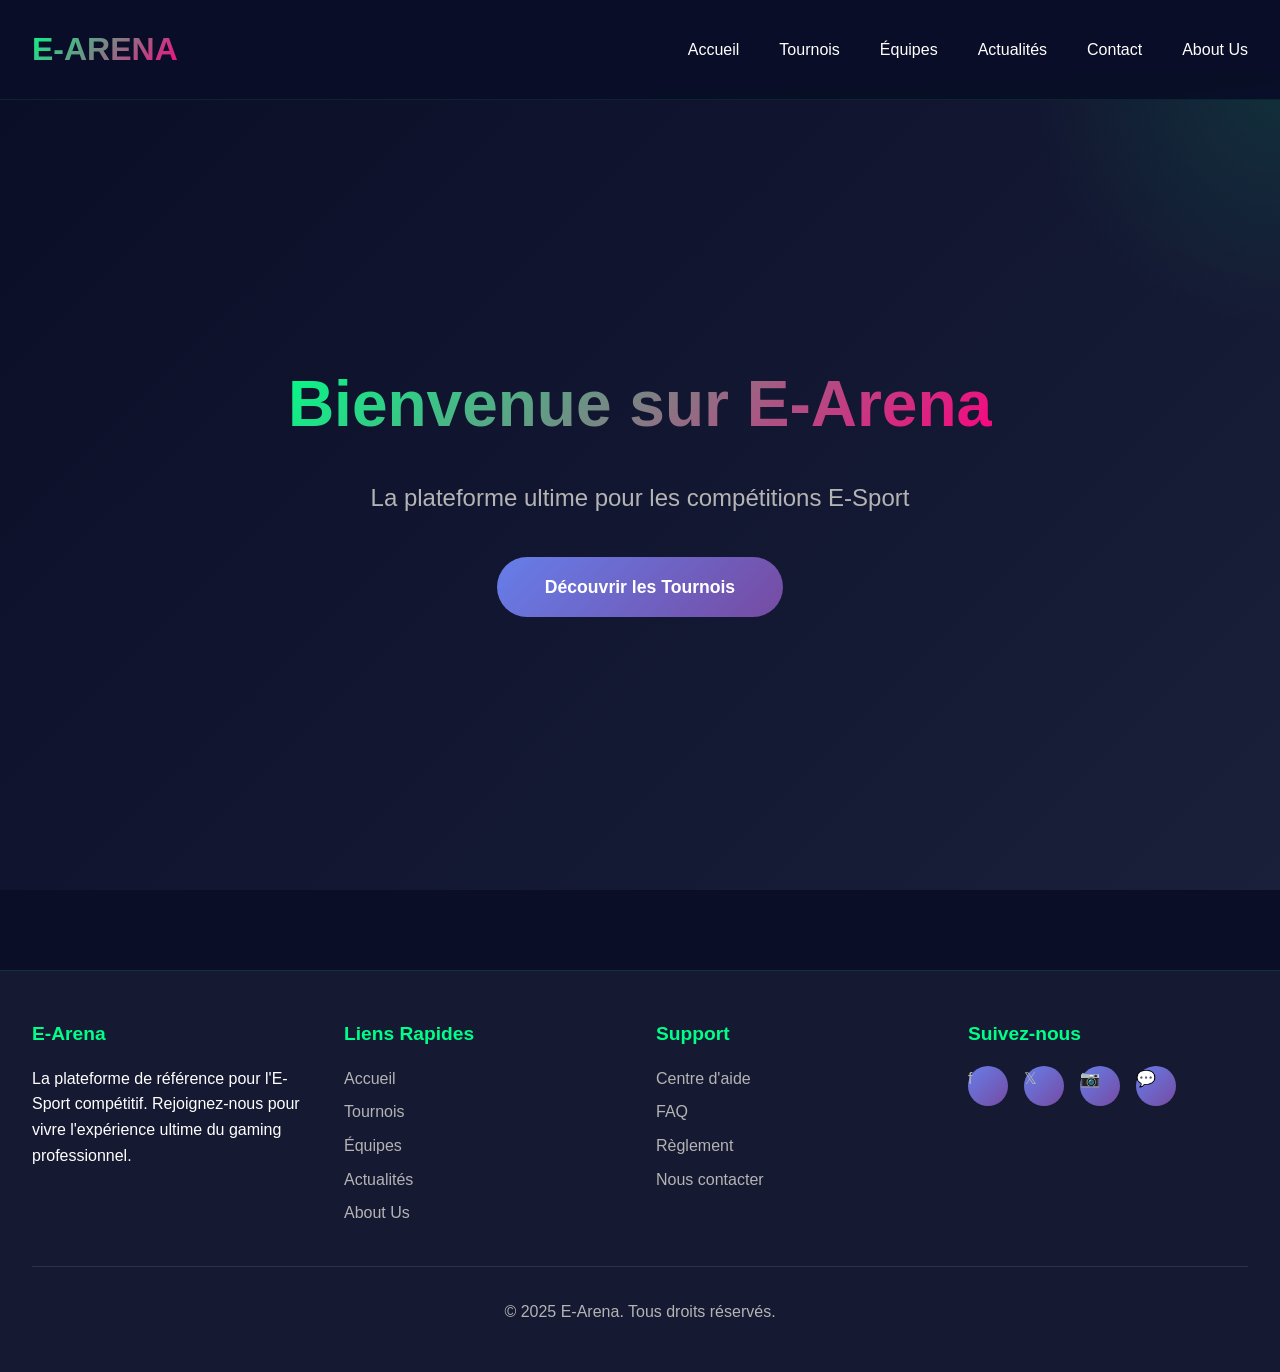
<file: index.html>
<!DOCTYPE html>
<html lang="fr">
<head>
    <meta charset="UTF-8">
    <meta name="viewport" content="width=device-width, initial-scale=1.0">
    <meta name="description" content="E-Arena - Plateforme E-Sport pour tournois, équipes et actualités gaming compétitif">
    <meta name="keywords" content="esport, gaming, tournois, compétition, équipes">
   <link rel="stylesheet" href="style.css">
    <meta name="author" content="E-Arena">
    <title>E-Arena | Plateforme E-Sport - Tournois & Compétitions</title>
    
    
</head>
<body>
    <!-- Header -->
    <header>
        <nav>
            <div class="logo">E-ARENA</div>
            <ul class="nav-links">
                <li><a href="index.html">Accueil</a></li>
                <li><a href="Tournois.html">Tournois</a></li>
                <li><a href="equipes.html">Équipes</a></li>
                <li><a href="actualites.html">Actualités</a></li>
                <li><a href="contact.html">Contact</a></li>
                <li><a href="About Us.html">About Us</a></li>
            </ul>
        </nav>
    </header>

    <!-- Hero Section -->
    <section id="accueil" class="hero">
        <div class="hero-content">
            <h1>Bienvenue sur E-Arena</h1>
            <p>La plateforme ultime pour les compétitions E-Sport</p>
            <a href="Tournois.html" class="cta-button">Découvrir les Tournois</a>
        </div>
    </section>

    <!-- Section Tournois -->
    

    <!-- Section Équipes -->
    

    <!-- Section Actualités -->
    

    <!-- Footer -->
    <footer id="contact">
        <div class="footer-content">
            <div class="footer-section">
                <h4>E-Arena</h4>
                <p>La plateforme de référence pour l'E-Sport compétitif. Rejoignez-nous pour vivre l'expérience ultime du gaming professionnel.</p>
            </div>

            <div class="footer-section">
                <h4>Liens Rapides</h4>
                <ul>
                    <li><a href="index.html">Accueil</a></li>
                    <li><a href="Tournois.html">Tournois</a></li>
                    <li><a href="equipes.html">Équipes</a></li>
                    <li><a href="actualites.html">Actualités</a></li>
                    <li><a href="About Us.html">About Us</a></li>
                </ul>
            </div>

            <div class="footer-section">
                <h4>Support</h4>
                <ul>
                    <li><a href="#">Centre d'aide</a></li>
                    <li><a href="#">FAQ</a></li>
                    <li><a href="#">Règlement</a></li>
                    <li><a href="contact.html">Nous contacter</a></li>
                </ul>
            </div>

            <div class="footer-section">
                <h4>Suivez-nous</h4>
                <div class="social-links">
                    <a href="#" class="social-link" aria-label="Facebook">f</a>
                    <a href="#" class="social-link" aria-label="Twitter">𝕏</a>
                    <a href="#" class="social-link" aria-label="Instagram">📷</a>
                    <a href="#" class="social-link" aria-label="Discord">💬</a>
                </div>
            </div>
        </div>

        <div class="footer-bottom">
            <p>&copy; 2025 E-Arena. Tous droits réservés.</p>
        </div>
    </footer>
</body>
</html>
</file>
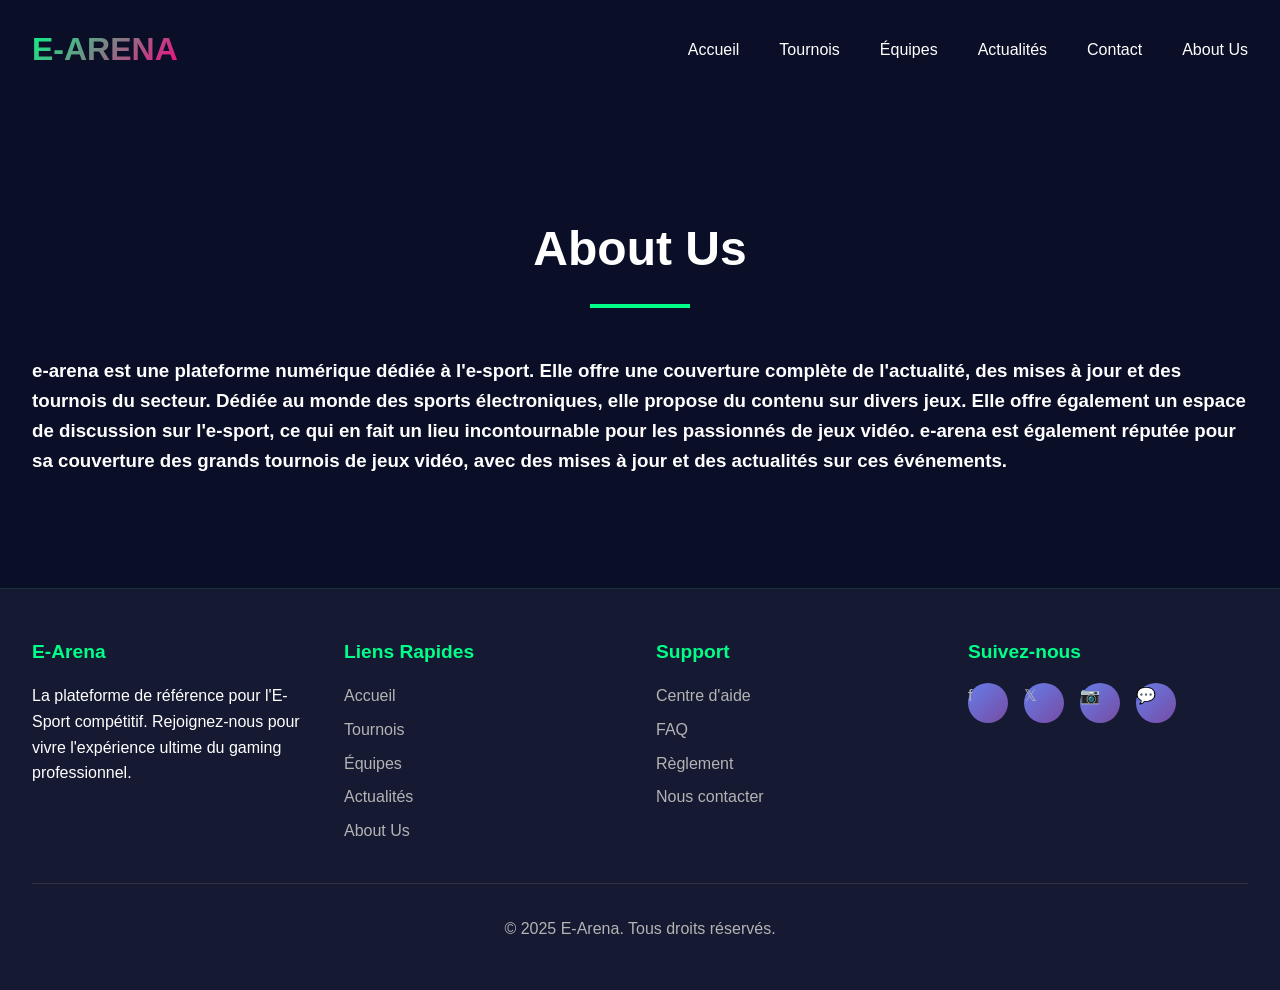
<file: About Us.html>
<!DOCTYPE html>
<html lang="fr">
<head>
    <meta charset="UTF-8">
    <meta name="viewport" content="width=device-width, initial-scale=1.0">
    <meta name="description" content="E-Arena - Plateforme E-Sport pour tournois, équipes et actualités gaming compétitif">
    <meta name="keywords" content="esport, gaming, tournois, compétition, équipes">
   <link rel="stylesheet" href="style.css">
    <meta name="author" content="E-Arena">
    <title>E-Arena | Plateforme E-Sport - Tournois & Compétitions</title>
    
    
</head>
<body>
<nav>
            <div class="logo">E-ARENA</div>
            <ul class="nav-links">
                <li><a href="index.html">Accueil</a></li>
                <li><a href="Tournois.html">Tournois</a></li>
                <li><a href="equipes.html">Équipes</a></li>
                <li><a href="actualites.html">Actualités</a></li>
                <li><a href="contact.html">Contact</a></li>
                <li><a href="About Us.html">About Us</a></li>
            </ul>
        </nav>
   
   <section id="tournois">
        <h2 class="section-title">About Us</h2>
        <div class="tournaments-grid">
            <article >
                <div ></div>
                <div >
                    <h3>e-arena est une plateforme numérique dédiée à l'e-sport. Elle offre une couverture complète de l'actualité, des mises à jour et des tournois du secteur. Dédiée au monde des sports électroniques, elle propose du contenu sur divers jeux. Elle offre également un espace de discussion sur l'e-sport, ce qui en fait un lieu incontournable pour les passionnés de jeux vidéo. e-arena est également réputée pour sa couverture des grands tournois de jeux vidéo, avec des mises à jour et des actualités sur ces événements.</h3>
                    
                    
                    
                </div>
            </article>
        </div>
    </section>
    <footer id="contact">
        <div class="footer-content">
            <div class="footer-section">
                <h4>E-Arena</h4>
                <p>La plateforme de référence pour l'E-Sport compétitif. Rejoignez-nous pour vivre l'expérience ultime du gaming professionnel.</p>
            </div>

            <div class="footer-section">
                <h4>Liens Rapides</h4>
                <ul>
                    <li><a href="index.html">Accueil</a></li>
                    <li><a href="Tournois.html">Tournois</a></li>
                    <li><a href="equipes.html">Équipes</a></li>
                    <li><a href="actualites.html">Actualités</a></li>
                    <li><a href="About Us.html">About Us</a></li>
                </ul>
            </div>

            <div class="footer-section">
                <h4>Support</h4>
                <ul>
                    <li><a href="#">Centre d'aide</a></li>
                    <li><a href="#">FAQ</a></li>
                    <li><a href="#">Règlement</a></li>
                    <li><a href="contact.html">Nous contacter</a></li>
                </ul>
            </div>

            <div class="footer-section">
                <h4>Suivez-nous</h4>
                <div class="social-links">
                    <a href="#" class="social-link" aria-label="Facebook">f</a>
                    <a href="#" class="social-link" aria-label="Twitter">𝕏</a>
                    <a href="#" class="social-link" aria-label="Instagram">📷</a>
                    <a href="#" class="social-link" aria-label="Discord">💬</a>
                </div>
            </div>
        </div>

        <div class="footer-bottom">
            <p>&copy; 2025 E-Arena. Tous droits réservés.</p>
        </div>
    </footer>
   
   
    </body>
</file>
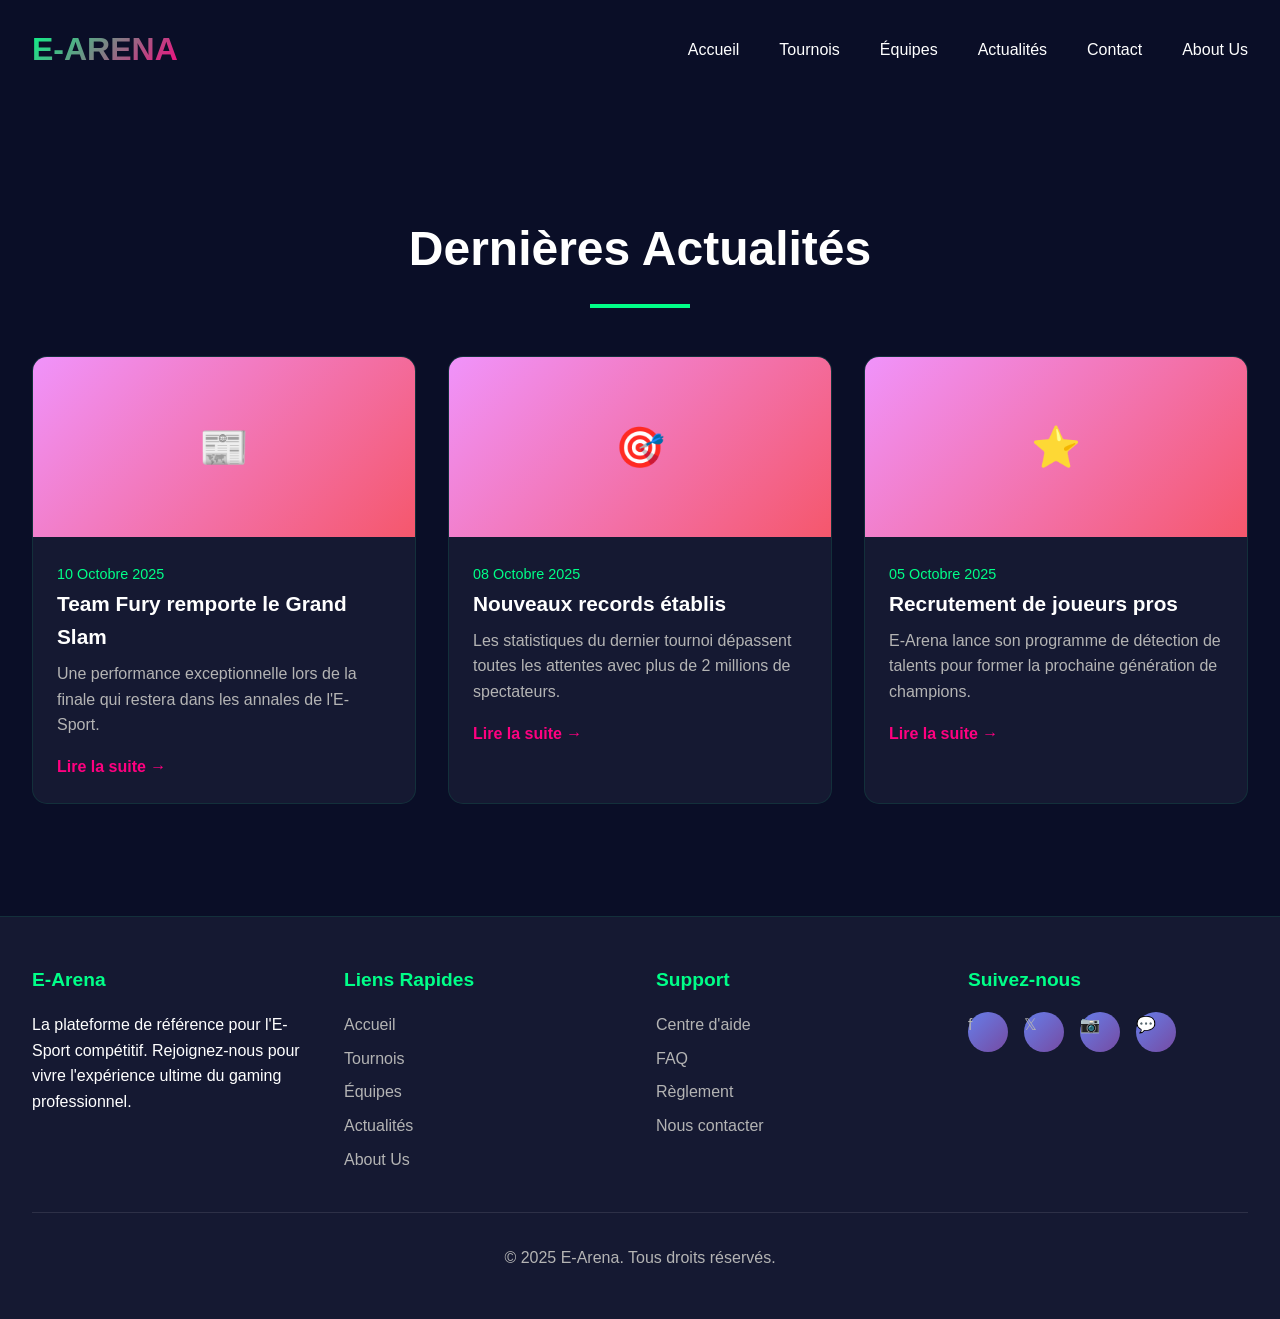
<file: actualites.html>
<!DOCTYPE html>
<html lang="fr">
<head>
    <meta charset="UTF-8">
    <meta name="viewport" content="width=device-width, initial-scale=1.0">
    <meta name="description" content="E-Arena - Plateforme E-Sport pour tournois, équipes et actualités gaming compétitif">
    <meta name="keywords" content="esport, gaming, tournois, compétition, équipes">
   <link rel="stylesheet" href="style.css">
    <meta name="author" content="E-Arena">
    <title>E-Arena | Plateforme E-Sport - Tournois & Compétitions</title>
    
    
</head>
<body>
<nav>
            <div class="logo">E-ARENA</div>
            <ul class="nav-links">
                <li><a href="index.html">Accueil</a></li>
                <li><a href="Tournois.html">Tournois</a></li>
                <li><a href="equipes.html">Équipes</a></li>
                <li><a href="actualites.html">Actualités</a></li>
                <li><a href="contact.html">Contact</a></li>
                <li><a href="About Us.html">About Us</a></li>
            </ul>
        </nav>
   
   <section id="actualites">
        <h2 class="section-title">Dernières Actualités</h2>
        <div class="news-grid">
            <article class="news-card">
                <div class="news-image">📰</div>
                <div class="news-content">
                    <time class="news-date">10 Octobre 2025</time>
                    <h3>Team Fury remporte le Grand Slam</h3>
                    <p>Une performance exceptionnelle lors de la finale qui restera dans les annales de l'E-Sport.</p>
                    <a href="#" class="read-more">Lire la suite →</a>
                </div>
            </article>

            <article class="news-card">
                <div class="news-image">🎯</div>
                <div class="news-content">
                    <time class="news-date">08 Octobre 2025</time>
                    <h3>Nouveaux records établis</h3>
                    <p>Les statistiques du dernier tournoi dépassent toutes les attentes avec plus de 2 millions de spectateurs.</p>
                    <a href="#" class="read-more">Lire la suite →</a>
                </div>
            </article>

            <article class="news-card">
                <div class="news-image">⭐</div>
                <div class="news-content">
                    <time class="news-date">05 Octobre 2025</time>
                    <h3>Recrutement de joueurs pros</h3>
                    <p>E-Arena lance son programme de détection de talents pour former la prochaine génération de champions.</p>
                    <a href="#" class="read-more">Lire la suite →</a>
                </div>
            </article>
        </div>
    </section>
    <footer id="contact">
        <div class="footer-content">
            <div class="footer-section">
                <h4>E-Arena</h4>
                <p>La plateforme de référence pour l'E-Sport compétitif. Rejoignez-nous pour vivre l'expérience ultime du gaming professionnel.</p>
            </div>

            <div class="footer-section">
                <h4>Liens Rapides</h4>
                <ul>
                    <li><a href="index.html">Accueil</a></li>
                    <li><a href="Tournois.html">Tournois</a></li>
                    <li><a href="equipes.html">Équipes</a></li>
                    <li><a href="actualites.html">Actualités</a></li>
                    <li><a href="About Us.html">About Us</a></li>
                </ul>
            </div>

            <div class="footer-section">
                <h4>Support</h4>
                <ul>
                    <li><a href="#">Centre d'aide</a></li>
                    <li><a href="#">FAQ</a></li>
                    <li><a href="#">Règlement</a></li>
                    <li><a href="contact.html">Nous contacter</a></li>
                </ul>
            </div>

            <div class="footer-section">
                <h4>Suivez-nous</h4>
                <div class="social-links">
                    <a href="#" class="social-link" aria-label="Facebook">f</a>
                    <a href="#" class="social-link" aria-label="Twitter">𝕏</a>
                    <a href="#" class="social-link" aria-label="Instagram">📷</a>
                    <a href="#" class="social-link" aria-label="Discord">💬</a>
                </div>
            </div>
        </div>

        <div class="footer-bottom">
            <p>&copy; 2025 E-Arena. Tous droits réservés.</p>
        </div>
    </footer>
   
   
    </body>
</file>
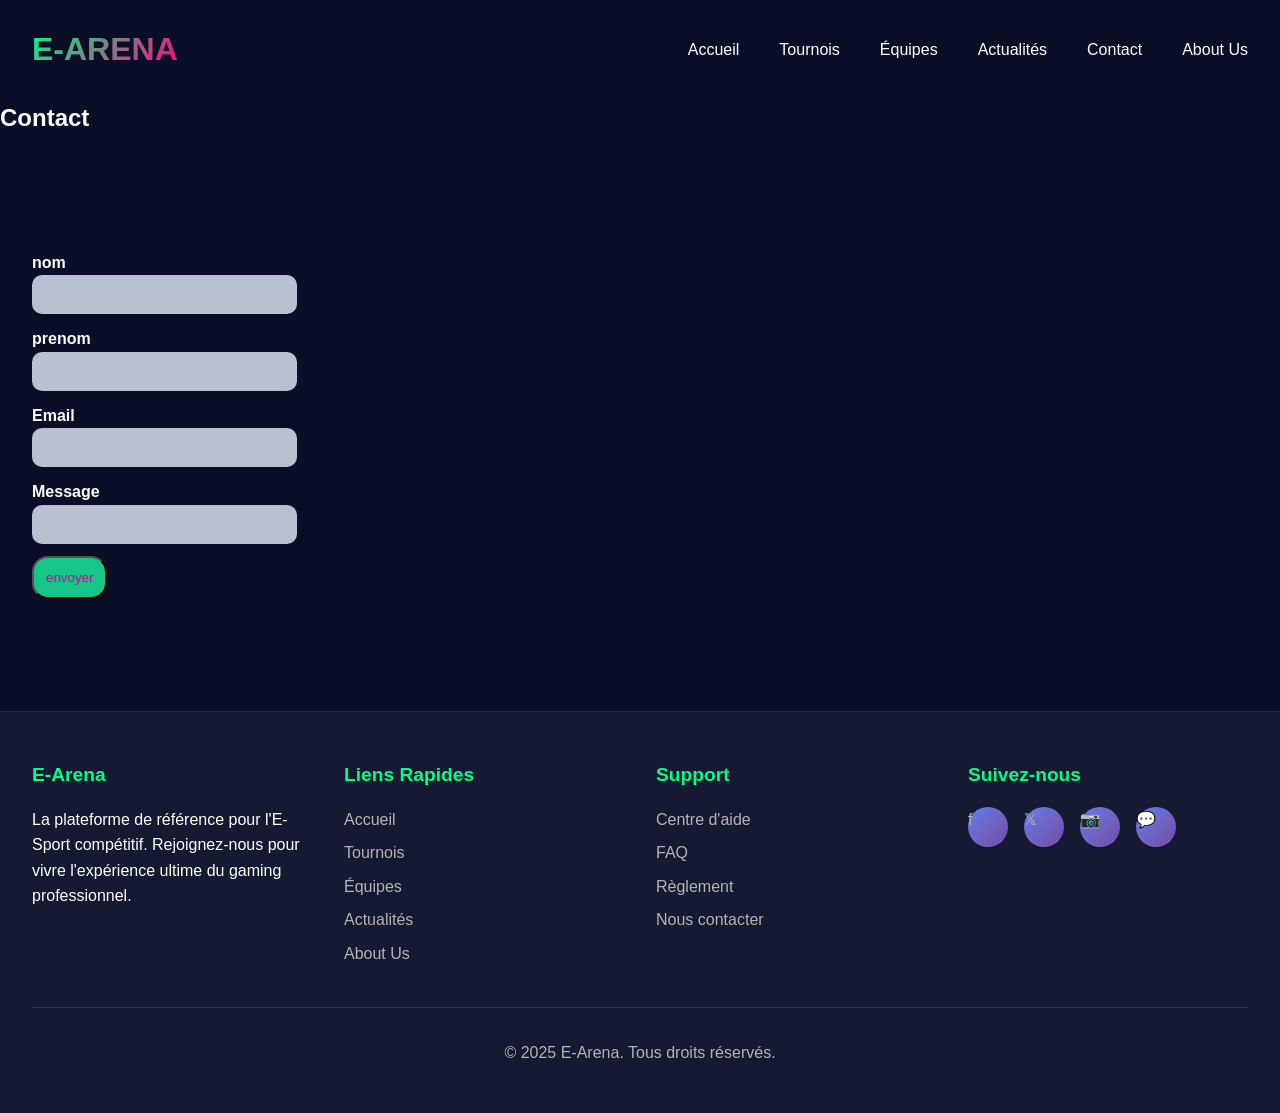
<file: contact.html>
<!DOCTYPE html>
<html lang="fr">
<head>
     <meta charset="UTF-8">
    <meta name="viewport" content="width=device-width, initial-scale=1.0">
    <meta name="description" content="E-Arena - Plateforme E-Sport pour tournois, équipes et actualités gaming compétitif">
    <meta name="keywords" content="esport, gaming, tournois, compétition, équipes">
    <meta name="author" content="E-Arena">
   <link rel="stylesheet" href="style.css">
    
    <title>E-Arena | Plateforme E-Sport - Tournois & Compétitions</title>
    
    
</head>
<body>
<nav>
            <div class="logo">E-ARENA</div>
            <ul class="nav-links">
                <li><a href="index.html">Accueil</a></li>
                <li><a href="Tournois.html">Tournois</a></li>
                <li><a href="equipes.html">Équipes</a></li>
                <li><a href="actualites.html">Actualités</a></li>
                <li><a href="contact.html">Contact</a></li>
                <li><a href="About Us.html">About Us</a></li>
            </ul>
        </nav>
        <h2 class="lol">Contact</h2>
        <section id="contact" class="contact-form">
                <div class="lol">
                    <form action="" method="post" >
                        <div>
                            <label for="name">nom</label>
                            <input id="name" name="name" type="text"/>
                        </div>
                        <div>
                            <label for="prenom">prenom</label>
                            <input id="prenom" name="prenom" type="text"/>
                        </div>
                        <div>
                            <label for="Email">Email</label>
                            <input id="Email" name="Email" type="Email"/>
                        </div>
                        <div id="input1">
                            <label >Message</label>
                             <input id="Email" name="Email" type="Email"/>
                        </div>
                        <div >
                            <button class="primary" type="submit" >envoyer</button>
                        </div>
                        
                    </form>
                </div>
        </section>
   
    <footer id="contact">
        <div class="footer-content">
            <div class="footer-section">
                <h4>E-Arena</h4>
                
                <p>La plateforme de référence pour l'E-Sport compétitif. Rejoignez-nous pour vivre l'expérience ultime du gaming professionnel.</p>
                
            </div>

            <div class="footer-section">
                <h4>Liens Rapides</h4>
                <ul>
                    <li><a href="index.html">Accueil</a></li>
                    <li><a href="Tournois.html">Tournois</a></li>
                    <li><a href="equipes.html">Équipes</a></li>
                    <li><a href="actualites.html">Actualités</a></li>
                    <li><a href="About Us.html">About Us</a></li>
                </ul>
            </div>

            <div class="footer-section">
                <h4>Support</h4>
                <ul>
                    <li><a href="#">Centre d'aide</a></li>
                    <li><a href="#">FAQ</a></li>
                    <li><a href="#">Règlement</a></li>
                    <li><a href="contact.html">Nous contacter</a></li>
                </ul>
            </div>

            <div class="footer-section">
                <h4>Suivez-nous</h4>
                <div class="social-links">
                    <a href="#" class="social-link" aria-label="Facebook">f</a>
                    <a href="#" class="social-link" aria-label="Twitter">𝕏</a>
                    <a href="#" class="social-link" aria-label="Instagram">📷</a>
                    <a href="#" class="social-link" aria-label="Discord">💬</a>
                </div>
            </div>
        </div>

        <div class="footer-bottom">
            <p>&copy; 2025 E-Arena. Tous droits réservés.</p>
        </div>
    </footer>
   
   
    </body>
</file>
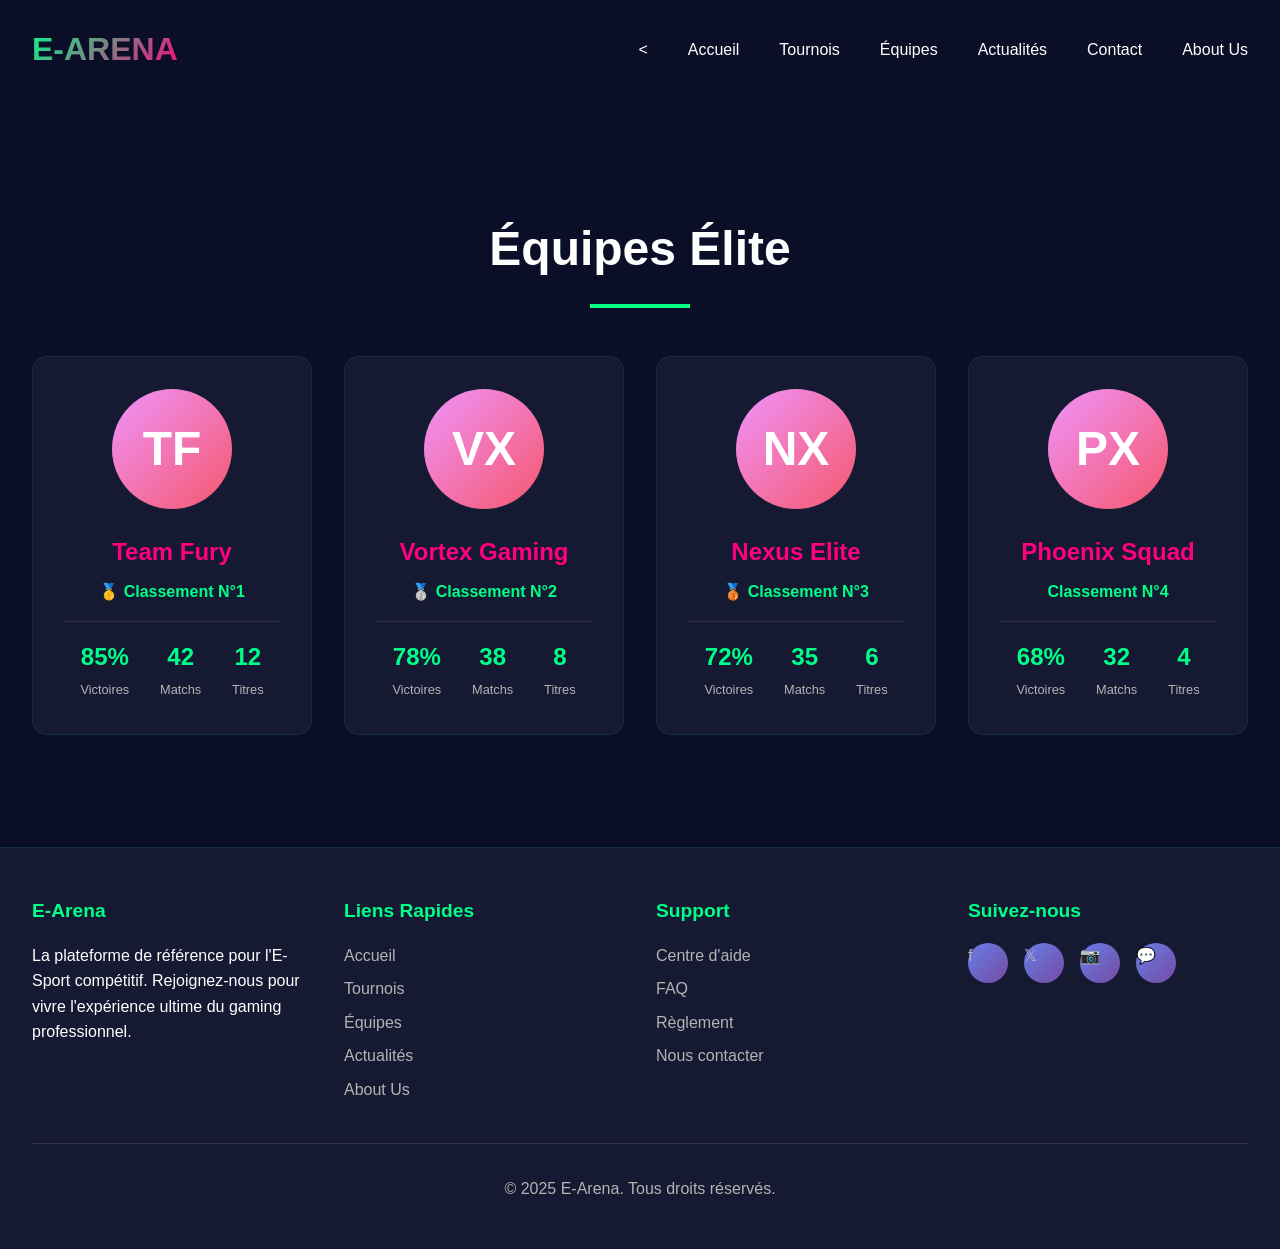
<file: equipes.html>
<!DOCTYPE html>
<html lang="fr">
<head>
    <meta charset="UTF-8">
    <meta name="viewport" content="width=device-width, initial-scale=1.0">
    <meta name="description" content="E-Arena - Plateforme E-Sport pour tournois, équipes et actualités gaming compétitif">
    <meta name="keywords" content="esport, gaming, tournois, compétition, équipes">
   <link rel="stylesheet" href="style.css">
    <meta name="author" content="E-Arena">
    <title>E-Arena | Plateforme E-Sport - Tournois & Compétitions</title>
    
    
</head>
<body>
<nav>
            <div class="logo">E-ARENA</div>
            <ul class="nav-links">
                <<li><a href="index.html">Accueil</a></li>
                <li><a href="Tournois.html">Tournois</a></li>
                <li><a href="equipes.html">Équipes</a></li>
                <li><a href="actualites.html">Actualités</a></li>
                <li><a href="contact.html">Contact</a></li>
                <li><a href="About Us.html">About Us</a></li>
            </ul>
        </nav>
   
   <section id="equipes">
        <h2 class="section-title">Équipes Élite</h2>
        <div class="teams-grid">
            <article class="team-card">
                <div class="team-logo">TF</div>
                <h3 class="team-name">Team Fury</h3>
                <p class="team-rank">🥇 Classement N°1</p>
                <div class="team-stats">
                    <div class="stat">
                        <span class="stat-value">85%</span>
                        <span class="stat-label">Victoires</span>
                    </div>
                    <div class="stat">
                        <span class="stat-value">42</span>
                        <span class="stat-label">Matchs</span>
                    </div>
                    <div class="stat">
                        <span class="stat-value">12</span>
                        <span class="stat-label">Titres</span>
                    </div>
                </div>
            </article>

            <article class="team-card">
                <div class="team-logo">VX</div>
                <h3 class="team-name">Vortex Gaming</h3>
                <p class="team-rank">🥈 Classement N°2</p>
                <div class="team-stats">
                    <div class="stat">
                        <span class="stat-value">78%</span>
                        <span class="stat-label">Victoires</span>
                    </div>
                    <div class="stat">
                        <span class="stat-value">38</span>
                        <span class="stat-label">Matchs</span>
                    </div>
                    <div class="stat">
                        <span class="stat-value">8</span>
                        <span class="stat-label">Titres</span>
                    </div>
                </div>
            </article>

            <article class="team-card">
                <div class="team-logo">NX</div>
                <h3 class="team-name">Nexus Elite</h3>
                <p class="team-rank">🥉 Classement N°3</p>
                <div class="team-stats">
                    <div class="stat">
                        <span class="stat-value">72%</span>
                        <span class="stat-label">Victoires</span>
                    </div>
                    <div class="stat">
                        <span class="stat-value">35</span>
                        <span class="stat-label">Matchs</span>
                    </div>
                    <div class="stat">
                        <span class="stat-value">6</span>
                        <span class="stat-label">Titres</span>
                    </div>
                </div>
            </article>

            <article class="team-card">
                <div class="team-logo">PX</div>
                <h3 class="team-name">Phoenix Squad</h3>
                <p class="team-rank">Classement N°4</p>
                <div class="team-stats">
                    <div class="stat">
                        <span class="stat-value">68%</span>
                        <span class="stat-label">Victoires</span>
                    </div>
                    <div class="stat">
                        <span class="stat-value">32</span>
                        <span class="stat-label">Matchs</span>
                    </div>
                    <div class="stat">
                        <span class="stat-value">4</span>
                        <span class="stat-label">Titres</span>
                    </div>
                </div>
            </article>
        </div>
    </section>
    <footer id="contact">
        <div class="footer-content">
            <div class="footer-section">
                <h4>E-Arena</h4>
                <p>La plateforme de référence pour l'E-Sport compétitif. Rejoignez-nous pour vivre l'expérience ultime du gaming professionnel.</p>
            </div>

            <div class="footer-section">
                <h4>Liens Rapides</h4>
                <ul>
                    <li><a href="index.html">Accueil</a></li>
                    <li><a href="Tournois.html">Tournois</a></li>
                    <li><a href="equipes.html">Équipes</a></li>
                    <li><a href="actualites.html">Actualités</a></li>
                    <li><a href="About Us.html">About Us</a></li>
                </ul>
            </div>

            <div class="footer-section">
                <h4>Support</h4>
                <ul>
                    <li><a href="#">Centre d'aide</a></li>
                    <li><a href="#">FAQ</a></li>
                    <li><a href="#">Règlement</a></li>
                    <li><a href="contact.html">Nous contacter</a></li>
                </ul>
            </div>

            <div class="footer-section">
                <h4>Suivez-nous</h4>
                <div class="social-links">
                    <a href="#" class="social-link" aria-label="Facebook">f</a>
                    <a href="#" class="social-link" aria-label="Twitter">𝕏</a>
                    <a href="#" class="social-link" aria-label="Instagram">📷</a>
                    <a href="#" class="social-link" aria-label="Discord">💬</a>
                </div>
            </div>
        </div>

        <div class="footer-bottom">
            <p>&copy; 2025 E-Arena. Tous droits réservés.</p>
        </div>
    </footer>
   
   
    </body>
</file>
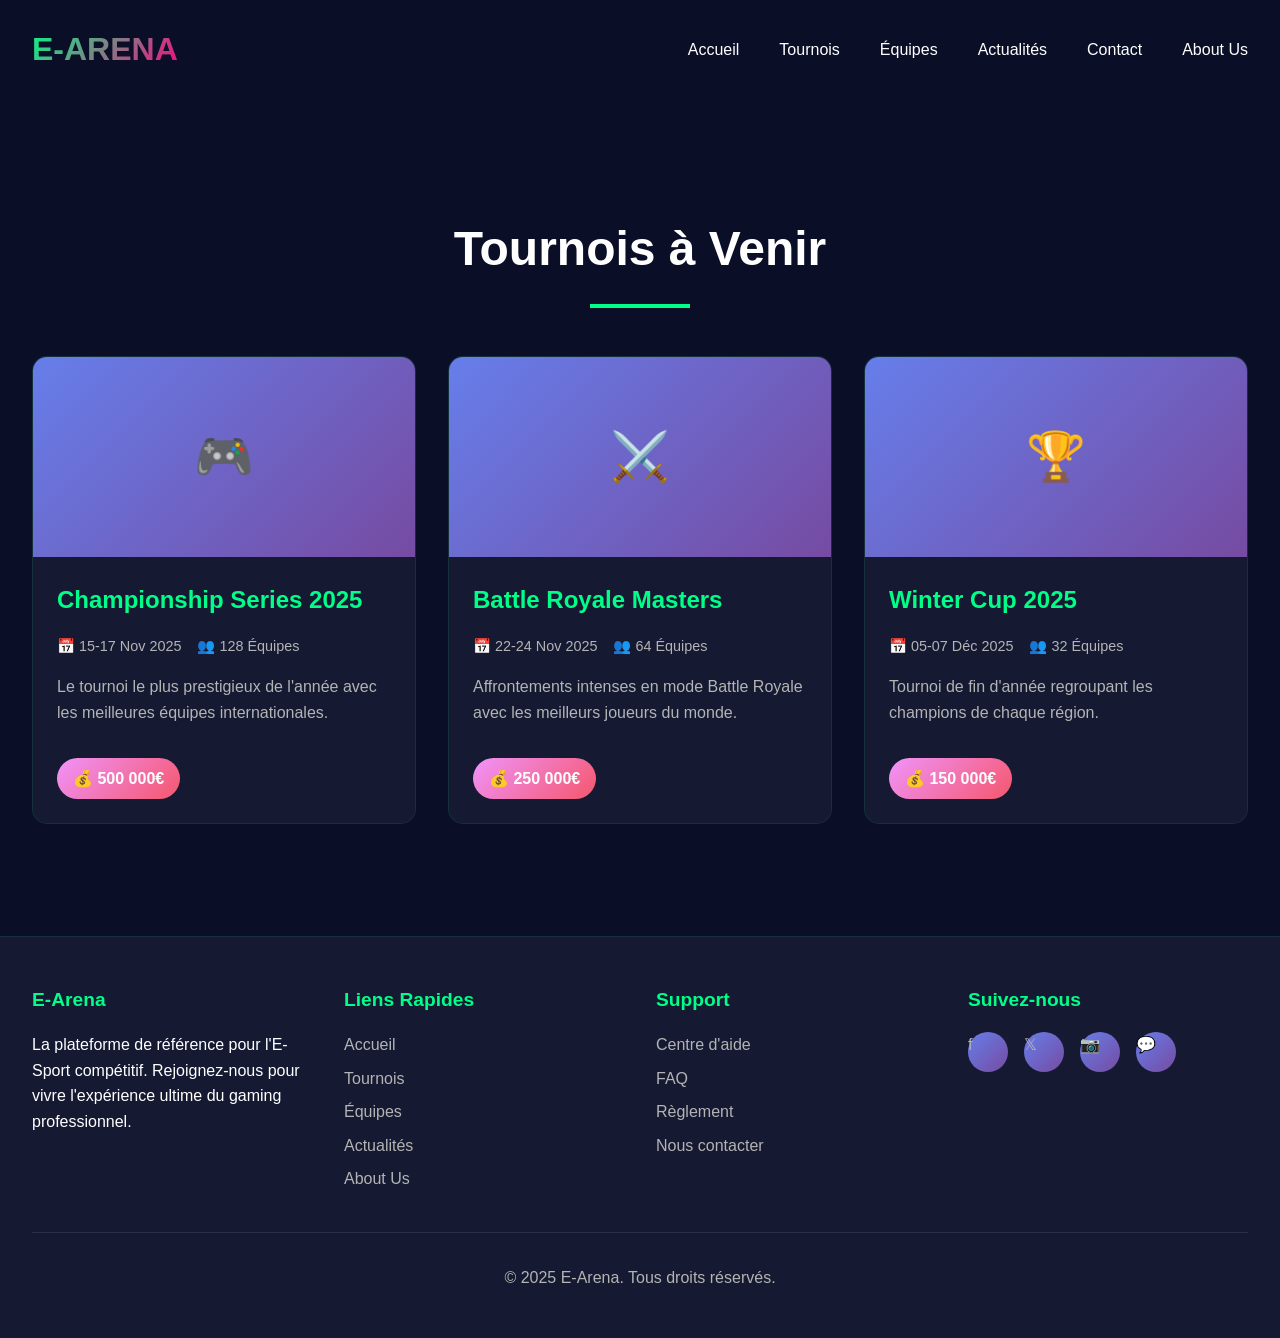
<file: Tournois.html>
<!DOCTYPE html>
<html lang="fr">
<head>
    <meta charset="UTF-8">
    <meta name="viewport" content="width=device-width, initial-scale=1.0">
    <meta name="description" content="E-Arena - Plateforme E-Sport pour tournois, équipes et actualités gaming compétitif">
    <meta name="keywords" content="esport, gaming, tournois, compétition, équipes">
   <link rel="stylesheet" href="style.css">
    <meta name="author" content="E-Arena">
    <title>E-Arena | Plateforme E-Sport - Tournois & Compétitions</title>
    
    
</head>
<body>
<nav>
            <div class="logo">E-ARENA</div>
            <ul class="nav-links">
                <li><a href="index.html">Accueil</a></li>
                <li><a href="Tournois.html">Tournois</a></li>
                <li><a href="equipes.html">Équipes</a></li>
                <li><a href="actualites.html">Actualités</a></li>
                <li><a href="contact.html">Contact</a></li>
                <li><a href="About Us.html">About Us</a></li>
            </ul>
        </nav>
   
   <section id="tournois">
        <h2 class="section-title">Tournois à Venir</h2>
        <div class="tournaments-grid">
            <article class="tournament-card">
                <div class="tournament-image">🎮</div>
                <div class="tournament-content">
                    <h3>Championship Series 2025</h3>
                    <div class="tournament-meta">
                        <span class="meta-item">📅 15-17 Nov 2025</span>
                        <span class="meta-item">👥 128 Équipes</span>
                    </div>
                    <p>Le tournoi le plus prestigieux de l'année avec les meilleures équipes internationales.</p>
                    <span class="prize-pool">💰 500 000€</span>
                </div>
            </article>

            <article class="tournament-card">
                <div class="tournament-image">⚔️</div>
                <div class="tournament-content">
                    <h3>Battle Royale Masters</h3>
                    <div class="tournament-meta">
                        <span class="meta-item">📅 22-24 Nov 2025</span>
                        <span class="meta-item">👥 64 Équipes</span>
                    </div>
                    <p>Affrontements intenses en mode Battle Royale avec les meilleurs joueurs du monde.</p>
                    <span class="prize-pool">💰 250 000€</span>
                </div>
            </article>

            <article class="tournament-card">
                <div class="tournament-image">🏆</div>
                <div class="tournament-content">
                    <h3>Winter Cup 2025</h3>
                    <div class="tournament-meta">
                        <span class="meta-item">📅 05-07 Déc 2025</span>
                        <span class="meta-item">👥 32 Équipes</span>
                    </div>
                    <p>Tournoi de fin d'année regroupant les champions de chaque région.</p>
                    <span class="prize-pool">💰 150 000€</span>
                </div>
            </article>
        </div>
    </section>
    <footer id="contact">
        <div class="footer-content">
            <div class="footer-section">
                <h4>E-Arena</h4>
                <p>La plateforme de référence pour l'E-Sport compétitif. Rejoignez-nous pour vivre l'expérience ultime du gaming professionnel.</p>
            </div>

            <div class="footer-section">
                <h4>Liens Rapides</h4>
                <ul>
                    <li><a href="index.html">Accueil</a></li>
                    <li><a href="Tournois.html">Tournois</a></li>
                    <li><a href="equipes.html">Équipes</a></li>
                    <li><a href="actualites.html">Actualités</a></li>
                    <li><a href="About Us.html">About Us</a></li>
                </ul>
            </div>

            <div class="footer-section">
                <h4>Support</h4>
                <ul>
                    <li><a href="#">Centre d'aide</a></li>
                    <li><a href="#">FAQ</a></li>
                    <li><a href="#">Règlement</a></li>
                    <li><a href="contact.html">Nous contacter</a></li>
                </ul>
            </div>

            <div class="footer-section">
                <h4>Suivez-nous</h4>
                <div class="social-links">
                    <a href="#" class="social-link" aria-label="Facebook">f</a>
                    <a href="#" class="social-link" aria-label="Twitter">𝕏</a>
                    <a href="#" class="social-link" aria-label="Instagram">📷</a>
                    <a href="#" class="social-link" aria-label="Discord">💬</a>
                </div>
            </div>
        </div>

        <div class="footer-bottom">
            <p>&copy; 2025 E-Arena. Tous droits réservés.</p>
        </div>
    </footer>
   
   
    </body>
</file>
<file: style.css>
* {
  margin: 0;
  padding: 0;
  box-sizing: border-box;
}

:root {
  --primary-color: #00ff88;
  --secondary-color: #ff0080;
  --dark-bg: #0a0e27;
  --card-bg: #151932;
  --text-primary: #ffffff;
  --text-secondary: #b4b4b4;
  --gradient-1: linear-gradient(135deg, #667eea 0%, #764ba2 100%);
  --gradient-2: linear-gradient(135deg, #f093fb 0%, #f5576c 100%);
  --transition: all 0.3s cubic-bezier(0.4, 0, 0.2, 1);
}

body {
  font-family: "Segoe UI", Tahoma, Geneva, Verdana, sans-serif;
  background-color: var(--dark-bg);
  color: var(--text-primary);
  line-height: 1.6;
  overflow-x: hidden;
}

/* Header et Navigation */
header {
  position: fixed;
  top: 0;
  width: 100%;
  background: rgba(10, 14, 39, 0.95);
  backdrop-filter: blur(10px);
  z-index: 1000;
  border-bottom: 1px solid rgba(0, 255, 136, 0.1);
}

nav {
  max-width: 1400px;
  margin: 0 auto;
  padding: 1.5rem 2rem;
  display: flex;
  justify-content: space-between;
  align-items: center;
}

.logo {
  font-size: 2rem;
  font-weight: bold;
  background: linear-gradient(
    135deg,
    var(--primary-color),
    var(--secondary-color)
  );
  -webkit-background-clip: text;
  -webkit-text-fill-color: transparent;
  background-clip: text;
}

.nav-links {
  display: flex;
  list-style: none;
  gap: 2.5rem;
}

.nav-links a {
  color: var(--text-primary);
  text-decoration: none;
  font-weight: 500;
  transition: var(--transition);
  position: relative;
}

.nav-links a::after {
  content: "";
  position: absolute;
  bottom: -5px;
  left: 0;
  width: 0;
  height: 2px;
  background: var(--primary-color);
  transition: var(--transition);
}

.nav-links a:hover::after {
  width: 100%;
}

.nav-links a:hover {
  color: var(--primary-color);
}

/* Section Hero */
.hero {
  margin-top: 80px;
  min-height: 90vh;
  display: flex;
  align-items: center;
  justify-content: center;
  position: relative;
  overflow: hidden;
  background: linear-gradient(135deg, #0a0e27 0%, #1a1f3a 100%);
}

.hero::before {
  content: "";
  position: absolute;
  width: 500px;
  height: 500px;
  background: radial-gradient(
    circle,
    rgba(0, 255, 136, 0.1) 0%,
    transparent 70%
  );
  top: -250px;
  right: -250px;
  animation: pulse 4s ease-in-out infinite;
}

@keyframes pulse {
  0%,
  100% {
    transform: scale(1);
    opacity: 0.5;
  }
  50% {
    transform: scale(1.1);
    opacity: 0.8;
  }
}

.hero-content {
  max-width: 1400px;
  padding: 2rem;
  text-align: center;
  z-index: 1;
}

.hero h1 {
  font-size: 4rem;
  margin-bottom: 1.5rem;
  background: linear-gradient(
    135deg,
    var(--primary-color),
    var(--secondary-color)
  );
  -webkit-background-clip: text;
  -webkit-text-fill-color: transparent;
  background-clip: text;
  animation: fadeInUp 1s ease-out;
}

@keyframes fadeInUp {
  from {
    opacity: 0;
    transform: translateY(30px);
  }
  to {
    opacity: 1;
    transform: translateY(0);
  }
}

.hero p {
  font-size: 1.5rem;
  color: var(--text-secondary);
  margin-bottom: 2.5rem;
  animation: fadeInUp 1s ease-out 0.2s both;
}

.cta-button {
  display: inline-block;
  padding: 1rem 3rem;
  background: var(--gradient-1);
  color: white;
  text-decoration: none;
  border-radius: 50px;
  font-weight: bold;
  font-size: 1.1rem;
  transition: var(--transition);
  animation: fadeInUp 1s ease-out 0.4s both;
  border: none;
  cursor: pointer;
}

.cta-button:hover {
  transform: translateY(-3px);
  box-shadow: 0 10px 30px rgba(102, 126, 234, 0.4);
}

/* Section Container */
section {
  max-width: 1400px;
  margin: 5rem auto;
  padding: 2rem;
}

.section-title {
  font-size: 3rem;
  text-align: center;
  margin-bottom: 3rem;
  position: relative;
}

.section-title::after {
  content: "";
  display: block;
  width: 100px;
  height: 4px;
  background: var(--primary-color);
  margin: 1rem auto 0;
}

/* Grille de Tournois */
.tournaments-grid {
  display: grid;
  grid-template-columns: repeat(auto-fit, minmax(350px, 1fr));
  gap: 2rem;
}

.tournament-card {
  background: var(--card-bg);
  border-radius: 15px;
  overflow: hidden;
  transition: var(--transition);
  border: 1px solid rgba(0, 255, 136, 0.1);
}

.tournament-card:hover {
  transform: translateY(-10px);
  box-shadow: 0 15px 40px rgba(0, 255, 136, 0.2);
  border-color: var(--primary-color);
}

.tournament-image {
  width: 100%;
  height: 200px;
  background: var(--gradient-1);
  display: flex;
  align-items: center;
  justify-content: center;
  font-size: 3rem;
  color: white;
}

.tournament-content {
  padding: 1.5rem;
}

.tournament-card h3 {
  font-size: 1.5rem;
  margin-bottom: 0.5rem;
  color: var(--primary-color);
}

.tournament-meta {
  display: flex;
  gap: 1rem;
  margin: 1rem 0;
  flex-wrap: wrap;
}

.meta-item {
  display: flex;
  align-items: center;
  gap: 0.5rem;
  color: var(--text-secondary);
  font-size: 0.9rem;
}

.tournament-card p {
  color: var(--text-secondary);
  margin-bottom: 1rem;
}

.prize-pool {
  background: var(--gradient-2);
  padding: 0.5rem 1rem;
  border-radius: 25px;
  display: inline-block;
  font-weight: bold;
  margin-top: 1rem;
}

/* Équipes */
.teams-grid {
  display: grid;
  grid-template-columns: repeat(auto-fit, minmax(280px, 1fr));
  gap: 2rem;
}

.team-card {
  background: var(--card-bg);
  padding: 2rem;
  border-radius: 15px;
  text-align: center;
  transition: var(--transition);
  border: 1px solid rgba(0, 255, 136, 0.1);
}

.team-card:hover {
  transform: scale(1.05);
  border-color: var(--secondary-color);
}

.team-logo {
  width: 120px;
  height: 120px;
  background: var(--gradient-2);
  border-radius: 50%;
  margin: 0 auto 1.5rem;
  display: flex;
  align-items: center;
  justify-content: center;
  font-size: 3rem;
  font-weight: bold;
}

.team-name {
  font-size: 1.5rem;
  margin-bottom: 0.5rem;
  color: var(--secondary-color);
}

.team-rank {
  color: var(--primary-color);
  font-weight: bold;
  margin-bottom: 1rem;
}

.team-stats {
  display: flex;
  justify-content: space-around;
  margin-top: 1rem;
  padding-top: 1rem;
  border-top: 1px solid rgba(255, 255, 255, 0.1);
}

.stat {
  text-align: center;
}

.stat-value {
  display: block;
  font-size: 1.5rem;
  font-weight: bold;
  color: var(--primary-color);
}

.stat-label {
  font-size: 0.8rem;
  color: var(--text-secondary);
}

/* Actualités */
.news-grid {
  display: grid;
  grid-template-columns: repeat(auto-fit, minmax(300px, 1fr));
  gap: 2rem;
}

.news-card {
  background: var(--card-bg);
  border-radius: 15px;
  overflow: hidden;
  transition: var(--transition);
  border: 1px solid rgba(0, 255, 136, 0.1);
}

.news-card:hover {
  transform: translateY(-5px);
  box-shadow: 0 10px 30px rgba(255, 0, 128, 0.2);
}

.news-image {
  width: 100%;
  height: 180px;
  background: var(--gradient-2);
  display: flex;
  align-items: center;
  justify-content: center;
  font-size: 2.5rem;
}

.news-content {
  padding: 1.5rem;
}

.news-date {
  color: var(--primary-color);
  font-size: 0.9rem;
  margin-bottom: 0.5rem;
}

.news-card h3 {
  font-size: 1.3rem;
  margin-bottom: 0.5rem;
}

.news-card p {
  color: var(--text-secondary);
  margin-bottom: 1rem;
}

.read-more {
  color: var(--secondary-color);
  text-decoration: none;
  font-weight: bold;
  display: inline-flex;
  align-items: center;
  gap: 0.5rem;
  transition: var(--transition);
}

.read-more:hover {
  gap: 1rem;
}

/* Footer */
footer {
  background: var(--card-bg);
  padding: 3rem 2rem;
  margin-top: 5rem;
  border-top: 1px solid rgba(0, 255, 136, 0.1);
}

.footer-content {
  max-width: 1400px;
  margin: 0 auto;
  display: grid;
  grid-template-columns: repeat(auto-fit, minmax(250px, 1fr));
  gap: 2rem;
}

.footer-section h4 {
  color: var(--primary-color);
  margin-bottom: 1rem;
  font-size: 1.2rem;
}

.footer-section ul {
  list-style: none;
}

.footer-section a {
  color: var(--text-secondary);
  text-decoration: none;
  display: block;
  margin-bottom: 0.5rem;
  transition: var(--transition);
}

.footer-section a:hover {
  color: var(--primary-color);
  padding-left: 5px;
}

.social-links {
  display: flex;
  gap: 1rem;
  margin-top: 1rem;
}

.social-link {
  width: 40px;
  height: 40px;
  background: var(--gradient-1);
  border-radius: 50%;
  display: flex;
  align-items: center;
  justify-content: center;
  color: white;
  text-decoration: none;
  transition: var(--transition);
}

.social-link:hover {
  transform: scale(1.1);
}

.footer-bottom {
  text-align: center;
  margin-top: 2rem;
  padding-top: 2rem;
  border-top: 1px solid rgba(255, 255, 255, 0.1);
  color: var(--text-secondary);
}

/* Responsive */
@media (max-width: 768px) {
  .hero h1 {
    font-size: 2.5rem;
  }

  .hero p {
    font-size: 1.2rem;
  }

  .nav-links {
    gap: 1rem;
    flex-wrap: wrap;
    justify-content: center;
  }

  .section-title {
    font-size: 2rem;
  }

  .tournaments-grid,
  .teams-grid,
  .news-grid {
    grid-template-columns: 1fr;
  }
  form {
    display: grid;
    gap: 0.75rem;
  }
  label {
    font-weight: 700;
  }
  input {
    width: 100%;
    padding: 0.75rem;
    border-radius: 10px;
    border: 1px solid var(--outline);
    background: #0f1522;
    color: var(--text);
  }
  .primar {
    background: linear-gradient(135deg, var(--brand) 0%, var(--brand-2) 100%);
    color: #c91414;
    border: 0;
    font-weight: 800;
  }
}

.contact-form {
  form {
    display: grid;
    gap: 0.75rem;
    /* width: 12rem; */
    
  }
  label {
    font-weight: 700;
  }
  input {
    width: 100%;
    padding: 0.75rem;
    border-radius: 10px;
    border: 1px solid var(--outline);
    background: #b9c0d1;
    color: var(--text);
  }
  .primar {
    background: linear-gradient(135deg, var(--brand) 0%, var(--brand-2) 100%);
    color: #c91414;
    border: 0;
    font-weight: 800;
    
  }
  button{
    background-color: rgb(22, 197, 136);
    padding: 0.75rem;
    border-radius: 1rem;
    color: #cc0b92;
  }
}
.lol{
    display: flex;
    display: flex;
    
    
}
.input1{
    width: 100%;
    padding: 1rem;
    border-radius: 10px;
    border: 1px solid var(--outline);
    background: #e00202;
    color: var(--text);
}
</file>
